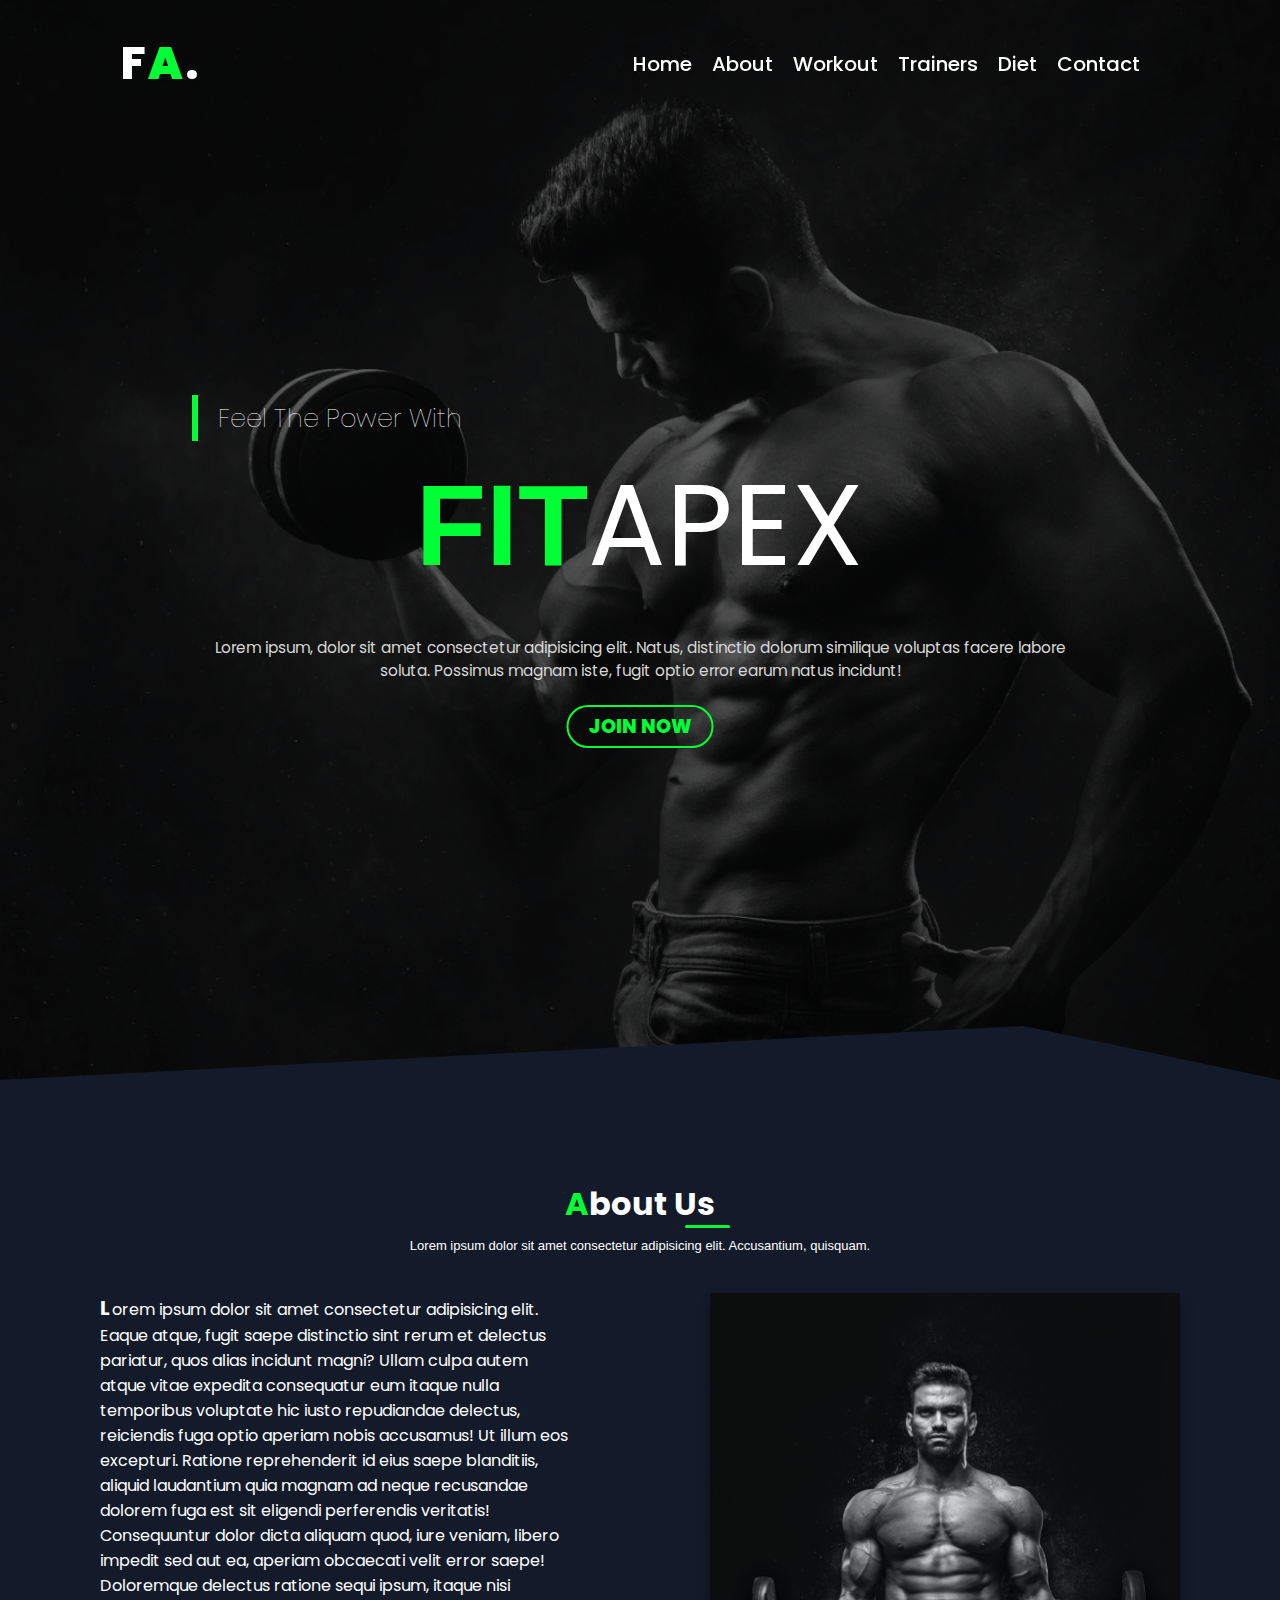
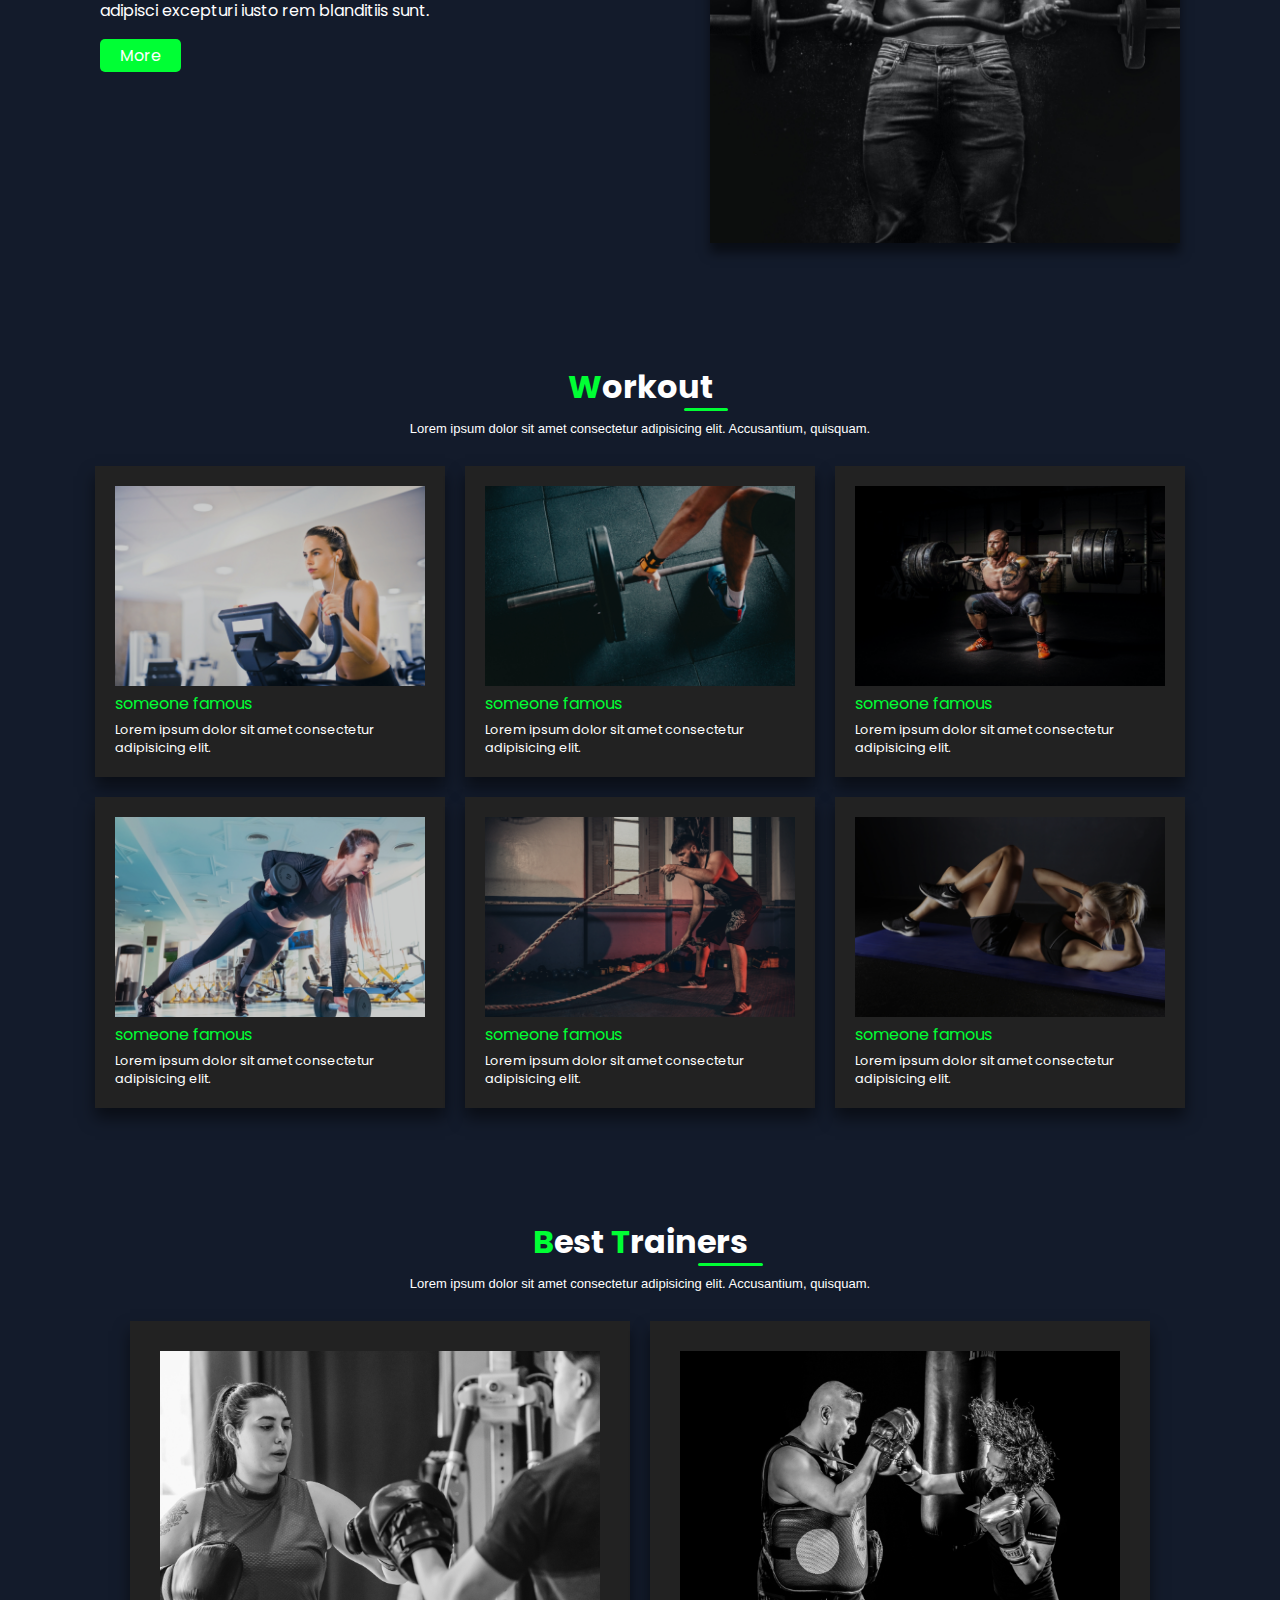
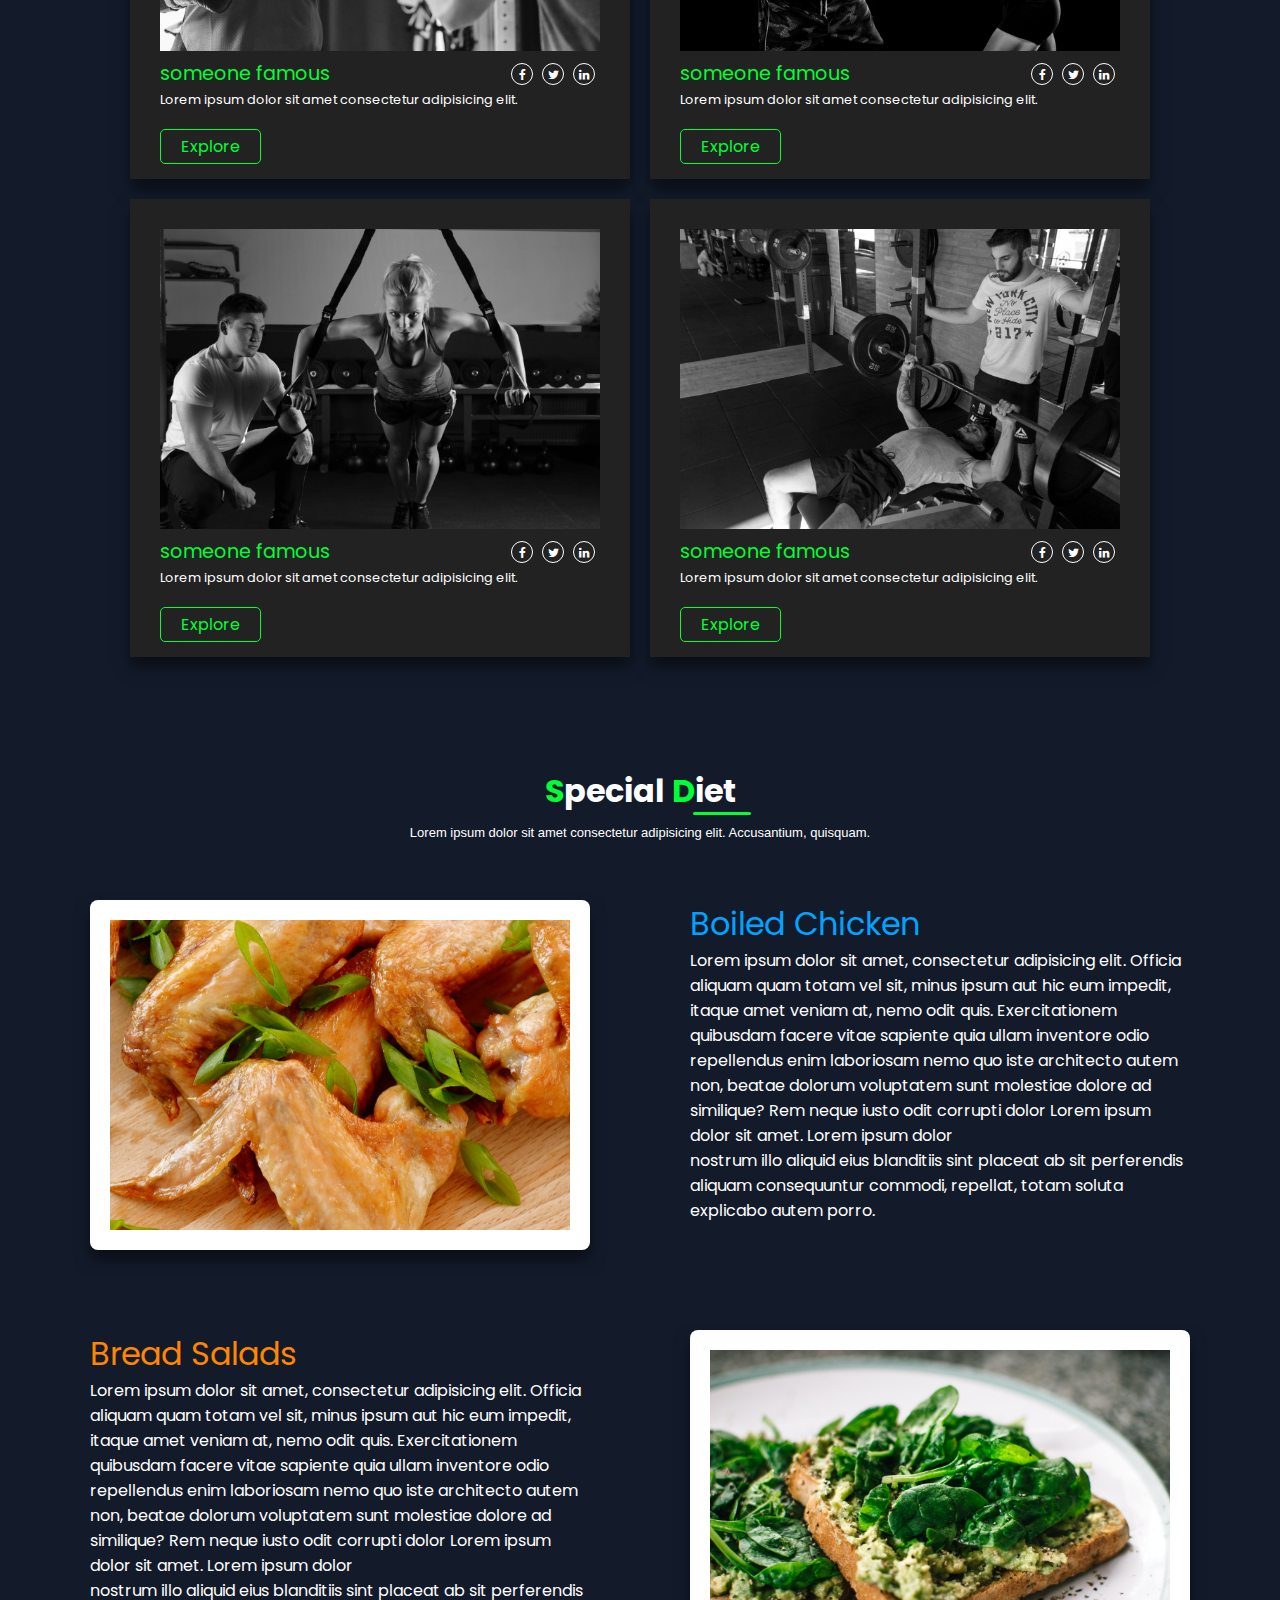
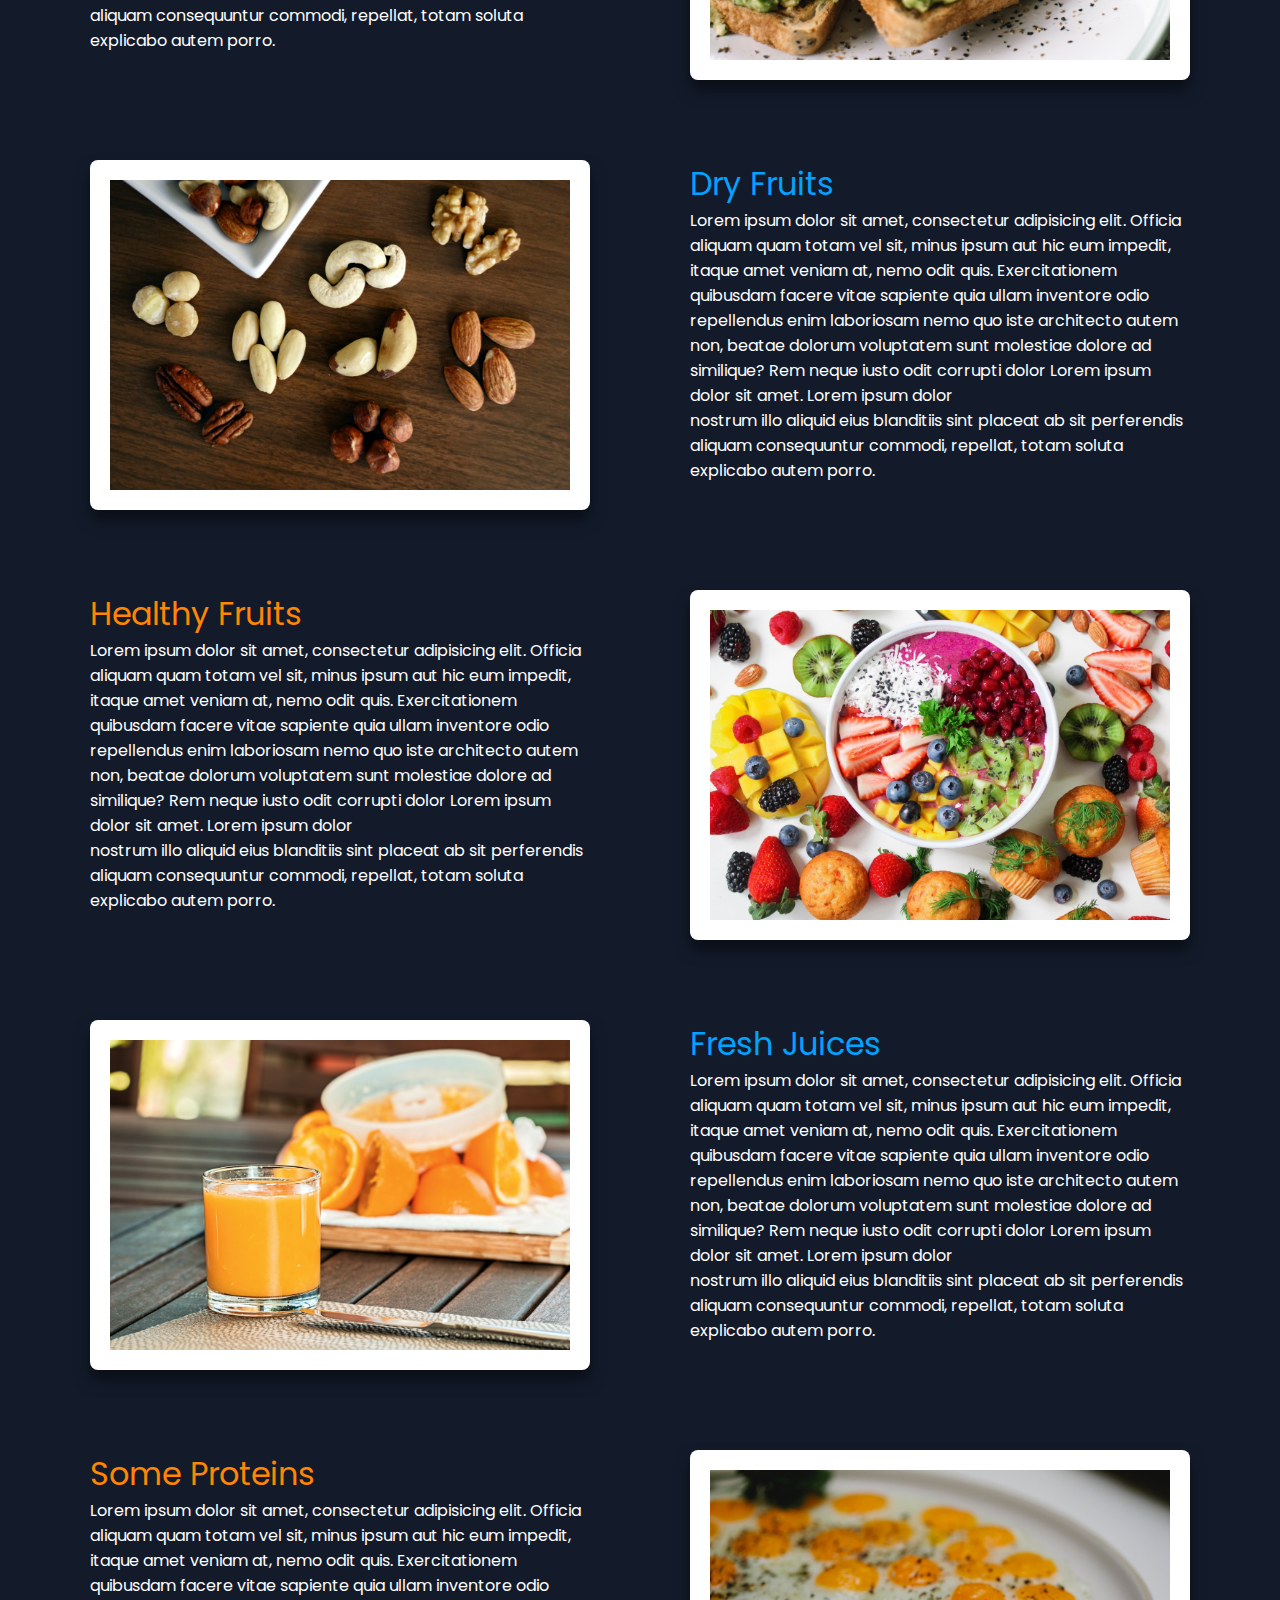
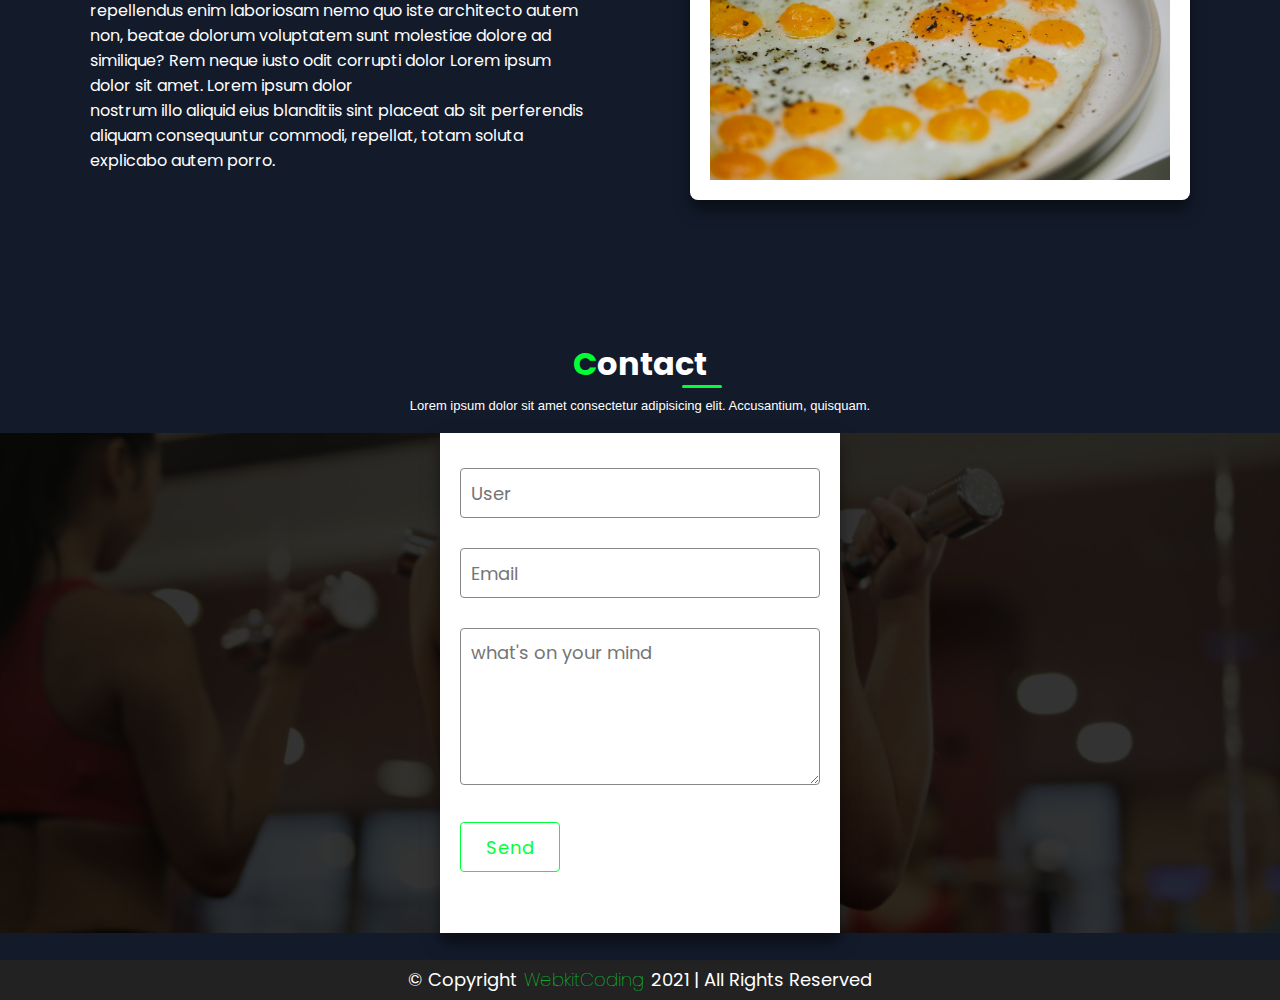
<file: index.html>
<!DOCTYPE html>
<html lang="en">
<head>
    <meta charset="UTF-8">
    <meta http-equiv="X-UA-Compatible" content="IE=edge">
    <meta name="viewport" content="width=device-width, initial-scale=1.0">
    <link rel="stylesheet" type="text/css" href="style.css">
    <link rel="stylesheet" href="https://cdnjs.cloudflare.com/ajax/libs/font-awesome/4.7.0/css/font-awesome.css"/>
    <title>Gym Website</title>
</head>
<body>
    <!--------------------------------navigation bar-------------------------------->

    <div class="navbar">
        <a href="#" class="logo">F<B>A</B>.</a>
        <ol>
            <li><a href="#home">home</a></li>
            <li><a href="#about">about</a></li>
            <li><a href="#workout">workout</a></li>
            <li><a href="#trainers">trainers</a></li>
            <li><a href="#diet">diet</a></li>
            <li><a href="#contact">contact</a></li>
        </ol>
    </div>
    <!-----------------------------Home section--------------------------------------->

    <section id="home" class="home view">
        <div class="highlights">
            <h3>feel the power with</h3>
            <h1><b>FIT</b>APEX</h1><br>
            <p class="tagline">
                Lorem ipsum, dolor sit amet consectetur adipisicing elit. Natus, distinctio dolorum similique voluptas facere labore soluta. Possimus magnam iste, fugit optio error earum natus incidunt!
            </p>
            <button class="join">join now</button>
        </div>
        <div class="banner"></div>
    </section>

    <!-----------------------------------About section---------------------------------->
    <section id="about" class="about view">
        <div class="main">
            <h2><span>A</span>bout Us</h2>
            <h6>Lorem ipsum dolor sit amet consectetur adipisicing elit. Accusantium, quisquam.</h6>
        </div>
        <div class="content">
            <div class="cols">
                <p><b>L</b>orem ipsum dolor sit amet consectetur adipisicing elit. Eaque atque, fugit saepe distinctio sint rerum et delectus pariatur, quos alias incidunt magni? Ullam culpa autem atque vitae expedita consequatur eum itaque nulla temporibus voluptate hic iusto repudiandae delectus, reiciendis fuga optio aperiam nobis accusamus! Ut illum eos excepturi. Ratione reprehenderit id eius saepe blanditiis, aliquid laudantium quia magnam ad neque recusandae dolorem fuga est sit eligendi perferendis veritatis! Consequuntur dolor dicta aliquam quod, iure veniam, libero impedit sed aut ea, aperiam obcaecati velit error saepe! Doloremque delectus ratione sequi ipsum, itaque nisi adipisci excepturi iusto rem blanditiis sunt.</p>
                <a href="#">more</a>
            </div>
            <div class="cols">
                <div class="box">
                    <img src="About.jpg" alt="">
                </div>
            </div>
        </div>
    </section>


    <!------------------------Workout section------------------>

    <section id="workout" class="workout view">
        <div class="main">
            <h2><span>W</span>orkout</h2>
            <h6>Lorem ipsum dolor sit amet consectetur adipisicing elit. Accusantium, quisquam.</h6>
        </div>

        <div class="content">
            <div class="frame">
                <div class="box">
                    <img src="workout1.jpg" alt="">
                </div>
                <div class="title">someone famous</div>
                <p>Lorem ipsum dolor sit amet consectetur adipisicing elit.</p>
            </div>

            <div class="frame">
                <div class="box">
                    <img src="workout2.jpg" alt="">
                </div>
                <div class="title">someone famous</div>
                <p>Lorem ipsum dolor sit amet consectetur adipisicing elit.</p>
            </div>

            <div class="frame">
                <div class="box">
                    <img src="workout3.jpg" alt="">
                </div>
                <div class="title">someone famous</div>
                <p>Lorem ipsum dolor sit amet consectetur adipisicing elit.</p>
            </div>

            <div class="frame">
                <div class="box">
                    <img src="workout4.jpg" alt="">
                </div>
                <div class="title">someone famous</div>
                <p>Lorem ipsum dolor sit amet consectetur adipisicing elit.</p>
            </div>

            <div class="frame">
                <div class="box">
                    <img src="workout5.jpg" alt="">
                </div>
                <div class="title">someone famous</div>
                <p>Lorem ipsum dolor sit amet consectetur adipisicing elit.</p>
            </div>

            <div class="frame">
                <div class="box">
                    <img src="workout6.jpg" alt="">
                </div>
                <div class="title">someone famous</div>
                <p>Lorem ipsum dolor sit amet consectetur adipisicing elit.</p>
            </div>
        </div>
    </section>

    <!---------------------------------Trainers section-------------------------->
    <section id="trainers" class="trainers view">
        <div class="main">
            <h2><span>B</span>est<span> T</span>rainers</h2>
            <h6>Lorem ipsum dolor sit amet consectetur adipisicing elit. Accusantium, quisquam.</h6>
        </div>   

        <div class="content">
            <div class="frame">
                <div class="box">
                    <img src="trainer1.jpg" alt="">
                </div>
                <div class="headline">
                    <div class="title">someone famous</div>
                    <div class="icons">
                        <i class="fa fa-facebook"></i>
                        <i class="fa fa-twitter"></i>
                        <i class="fa fa-linkedin"></i>
                    </div>
                </div>
                <p>Lorem ipsum dolor sit amet consectetur adipisicing elit.</p>
                <a href="#">Explore</a>
            </div> 

            <div class="frame">
                <div class="box">
                    <img src="trainer2.jpg" alt="">
                </div>
                <div class="headline">
                    <div class="title">someone famous</div>
                    <div class="icons">
                        <i class="fa fa-facebook"></i>
                        <i class="fa fa-twitter"></i>
                        <i class="fa fa-linkedin"></i>
                    </div>
                </div>
                <p>Lorem ipsum dolor sit amet consectetur adipisicing elit.</p>
                <a href="#">Explore</a>
            </div> 

            <div class="frame">
                <div class="box">
                    <img src="trainer3.jpg" alt="">
                </div>
                <div class="headline">
                    <div class="title">someone famous</div>
                    <div class="icons">
                        <i class="fa fa-facebook"></i>
                        <i class="fa fa-twitter"></i>
                        <i class="fa fa-linkedin"></i>
                    </div>
                </div>
                <p>Lorem ipsum dolor sit amet consectetur adipisicing elit.</p>
                <a href="#">Explore</a>
            </div> 

            <div class="frame">
                <div class="box">
                    <img src="trainer4.jpg" alt="">
                </div>
                <div class="headline">
                    <div class="title">someone famous</div>
                    <div class="icons">
                        <i class="fa fa-facebook"></i>
                        <i class="fa fa-twitter"></i>
                        <i class="fa fa-linkedin"></i>
                    </div>
                </div>
                <p>Lorem ipsum dolor sit amet consectetur adipisicing elit.</p>
                <a href="#">Explore</a>
            </div> 
        </div>
    </section>


    <!-------------------------------Diet section------------------------>
    <section id="diet" class="diet view">
        <div class="main">
            <h2><span>S</span>pecial<span> D</span>iet</h2>
            <h6>Lorem ipsum dolor sit amet consectetur adipisicing elit. Accusantium, quisquam.</h6>
        </div> 
        <div class="content">
            <div class="row">
                <div class="cols a">
                    <div class="heading">boiled chicken</div>
                    <p>Lorem ipsum dolor sit amet, consectetur adipisicing elit. Officia aliquam quam totam vel sit, minus ipsum aut hic eum impedit, itaque amet veniam at, nemo odit quis. Exercitationem quibusdam facere vitae sapiente quia ullam inventore odio repellendus enim laboriosam nemo quo iste architecto autem non, beatae dolorum voluptatem sunt molestiae dolore ad similique? Rem neque iusto odit corrupti dolor Lorem ipsum dolor sit amet. Lorem ipsum dolor<br> nostrum illo aliquid eius blanditiis sint placeat ab sit perferendis aliquam consequuntur commodi, repellat, totam soluta explicabo autem porro.</p>
                </div>
                <div class="cols b">
                    <div class="boxes">
                        <img src="diet1.jpg" alt="">
                    </div>
                </div>
            </div>

            <div class="row">
                <div class="cols a">
                    <div class="heading">bread salads</div>
                    <p>Lorem ipsum dolor sit amet, consectetur adipisicing elit. Officia aliquam quam totam vel sit, minus ipsum aut hic eum impedit, itaque amet veniam at, nemo odit quis. Exercitationem quibusdam facere vitae sapiente quia ullam inventore odio repellendus enim laboriosam nemo quo iste architecto autem non, beatae dolorum voluptatem sunt molestiae dolore ad similique? Rem neque iusto odit corrupti dolor Lorem ipsum dolor sit amet. Lorem ipsum dolor<br> nostrum illo aliquid eius blanditiis sint placeat ab sit perferendis aliquam consequuntur commodi, repellat, totam soluta explicabo autem porro.</p>
                </div>
                <div class="cols b">
                    <div class="boxes">
                        <img src="diet2.jpg" alt="">
                    </div>
                </div>
            </div>

            <div class="row">
                <div class="cols a">
                    <div class="heading">dry fruits</div>
                    <p>Lorem ipsum dolor sit amet, consectetur adipisicing elit. Officia aliquam quam totam vel sit, minus ipsum aut hic eum impedit, itaque amet veniam at, nemo odit quis. Exercitationem quibusdam facere vitae sapiente quia ullam inventore odio repellendus enim laboriosam nemo quo iste architecto autem non, beatae dolorum voluptatem sunt molestiae dolore ad similique? Rem neque iusto odit corrupti dolor Lorem ipsum dolor sit amet. Lorem ipsum dolor<br> nostrum illo aliquid eius blanditiis sint placeat ab sit perferendis aliquam consequuntur commodi, repellat, totam soluta explicabo autem porro.</p>
                </div>
                <div class="cols b">
                    <div class="boxes">
                        <img src="diet3.jpg" alt="">
                    </div>
                </div>
            </div>

            <div class="row">
                <div class="cols a">
                    <div class="heading">healthy fruits</div>
                    <p>Lorem ipsum dolor sit amet, consectetur adipisicing elit. Officia aliquam quam totam vel sit, minus ipsum aut hic eum impedit, itaque amet veniam at, nemo odit quis. Exercitationem quibusdam facere vitae sapiente quia ullam inventore odio repellendus enim laboriosam nemo quo iste architecto autem non, beatae dolorum voluptatem sunt molestiae dolore ad similique? Rem neque iusto odit corrupti dolor Lorem ipsum dolor sit amet. Lorem ipsum dolor<br> nostrum illo aliquid eius blanditiis sint placeat ab sit perferendis aliquam consequuntur commodi, repellat, totam soluta explicabo autem porro.</p>
                </div>
                <div class="cols b">
                    <div class="boxes">
                        <img src="diet4.jpg" alt="">
                    </div>
                </div>
            </div>

            <div class="row">
                <div class="cols a">
                    <div class="heading">fresh juices</div>
                    <p>Lorem ipsum dolor sit amet, consectetur adipisicing elit. Officia aliquam quam totam vel sit, minus ipsum aut hic eum impedit, itaque amet veniam at, nemo odit quis. Exercitationem quibusdam facere vitae sapiente quia ullam inventore odio repellendus enim laboriosam nemo quo iste architecto autem non, beatae dolorum voluptatem sunt molestiae dolore ad similique? Rem neque iusto odit corrupti dolor Lorem ipsum dolor sit amet. Lorem ipsum dolor<br> nostrum illo aliquid eius blanditiis sint placeat ab sit perferendis aliquam consequuntur commodi, repellat, totam soluta explicabo autem porro.</p>
                </div>
                <div class="cols b">
                    <div class="boxes">
                        <img src="diet5.jpg" alt="">
                    </div>
                </div>
            </div>

            <div class="row">
                <div class="cols a">
                    <div class="heading">some proteins</div>
                    <p>Lorem ipsum dolor sit amet, consectetur adipisicing elit. Officia aliquam quam totam vel sit, minus ipsum aut hic eum impedit, itaque amet veniam at, nemo odit quis. Exercitationem quibusdam facere vitae sapiente quia ullam inventore odio repellendus enim laboriosam nemo quo iste architecto autem non, beatae dolorum voluptatem sunt molestiae dolore ad similique? Rem neque iusto odit corrupti dolor Lorem ipsum dolor sit amet. Lorem ipsum dolor<br> nostrum illo aliquid eius blanditiis sint placeat ab sit perferendis aliquam consequuntur commodi, repellat, totam soluta explicabo autem porro.</p>
                </div>
                <div class="cols b">
                    <div class="boxes">
                        <img src="diet6.jpg" alt="">
                    </div>
                </div>
            </div>
        </div>
    </section>


    <!--------------------------Contact section----------------------->
    <section id="contact" class="contact view">
        <div class="main">
            <h2><span>C</span>ontact</h2>
            <h6>Lorem ipsum dolor sit amet consectetur adipisicing elit. Accusantium, quisquam.</h6>
        </div> 

        <div class="content">
            <form>
                <input type="text" placeholder="User">
                <input type="email" placeholder="Email">
                <textarea rows="5" placeholder="what's on your mind"></textarea>
                <br>
                <input type="submit" value="Send" class="btn">
            </form>
            <div class="bgimg"></div>
        </div>
    </section>


    <!------------------------------copyright----------------------------->

    <section class="copyright">
        &copy; copyright <a href="#">WebkitCoding</a> 2021 | All Rights Reserved
    </section>

    <!-----------------------------javascript code here------------------------->
    <script>
        window.addEventListener('scroll', function(){
            const navbar = document.querySelector('.navbar');
            navbar.classList.toggle("sticky", window.scrollY > 50);
        });
        
    </script>
</body>
</html>
</file>
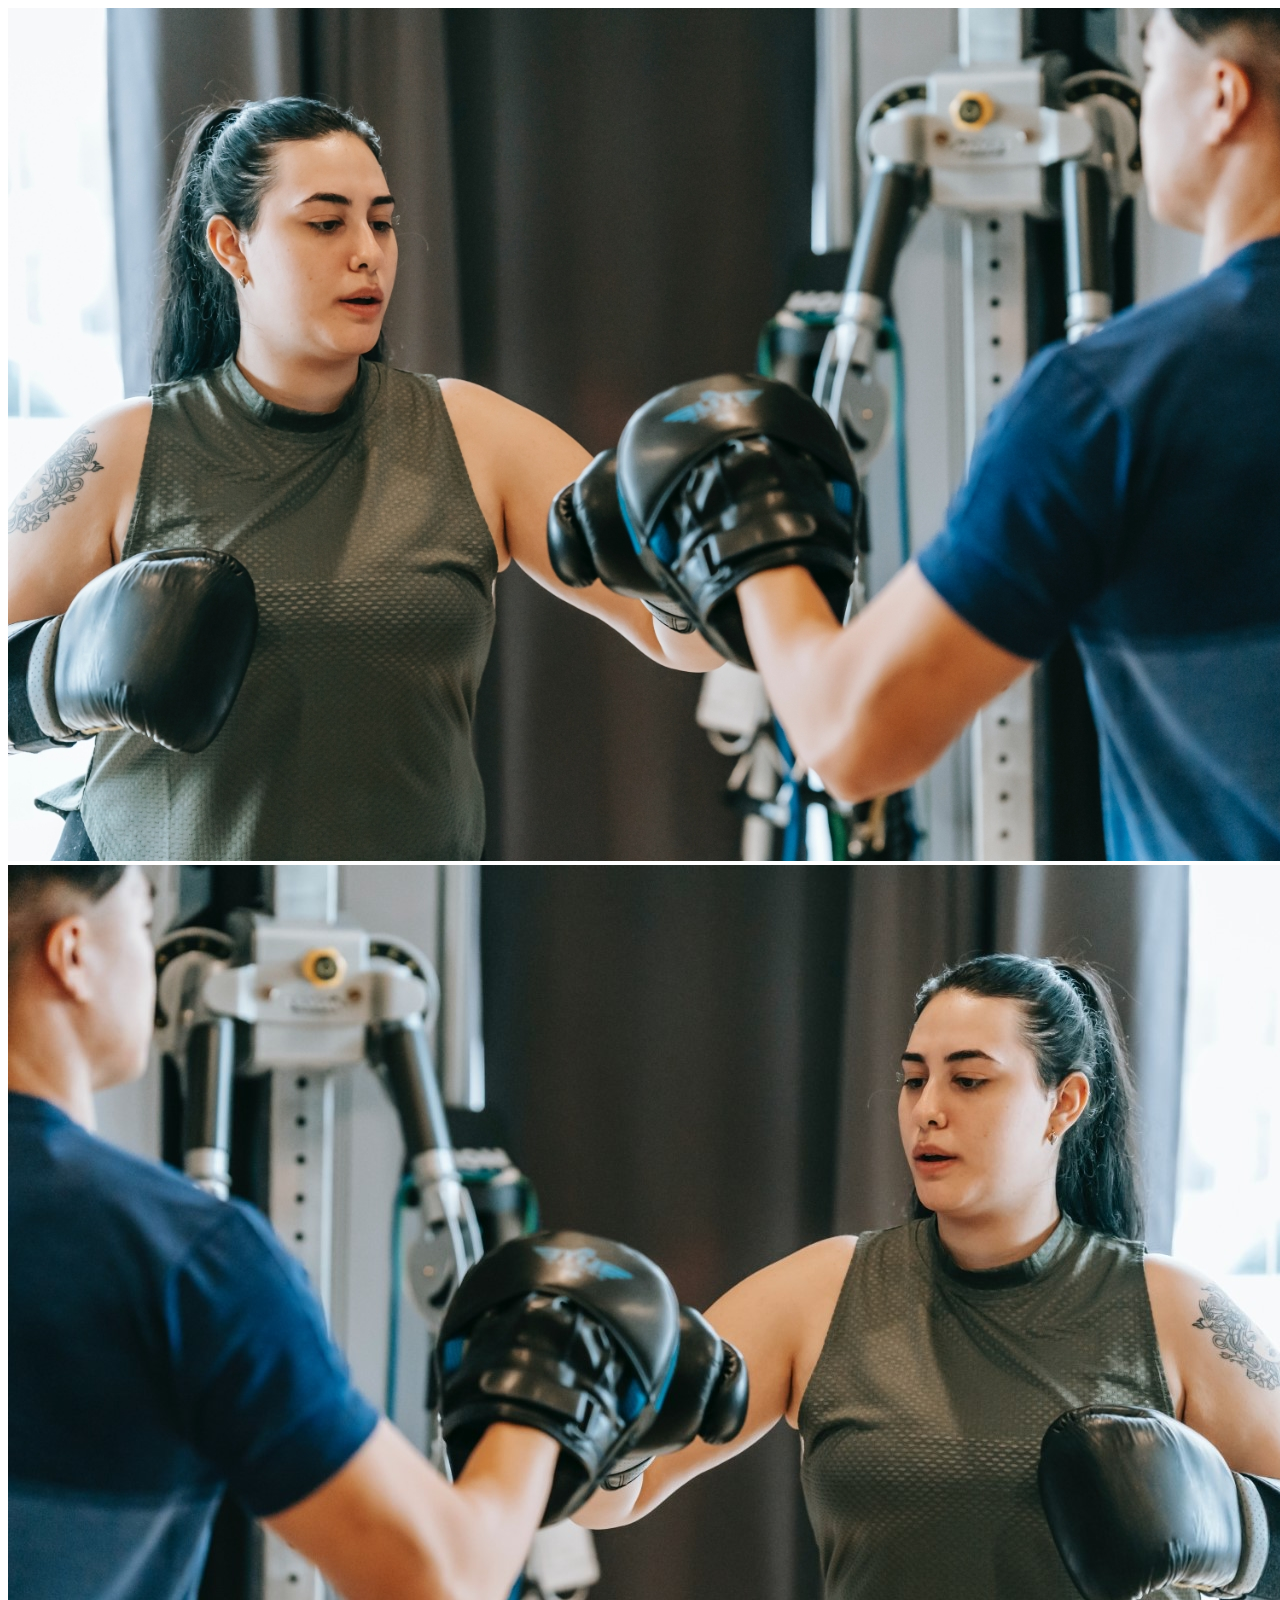
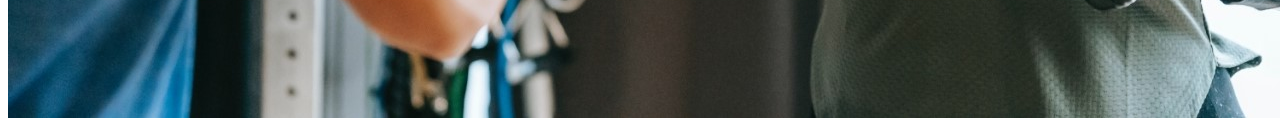
<file: test.html>
<!DOCTYPE html>
<html lang="en">
<head>
    <meta charset="UTF-8">
    <meta http-equiv="X-UA-Compatible" content="IE=edge">
    <meta name="viewport" content="width=device-width, initial-scale=1.0">
    <title>Document</title>


    <style>
        #1{
            height: 50px;
            width: 50px;
        }
        #2{
            height: 50px;
            width: 50px;
            margin-top: -150px;
            margin-left: 100px;
        }
    </style>
</head>
<body>

    <img src="trainer1.jpg" alt="" id="1">
<img src="trainer5.jpg" alt="" id="2">

</body>
</html>
</file>
<file: style.css>
@import url('https://fonts.googleapis.com/css2?family=Poppins:wght@500&display=swap');

*{
    margin: 0%;
    padding: 0%;
    font-family: 'poppins',sans-serif;
    box-sizing: border-box;
    outline: none;
    color: #fff;
    scroll-behavior: smooth;
}
:root{
    --prime: #00ff34;
}
body{
    background-color: #131b2b;
}
/* --------------------style navbar-------------------------- */
.navbar{
    width: 100%;
    display: flex;
    position: fixed;
    padding: 30px 120px;
    background-color: transparent;
    justify-content: space-between;
    z-index: 1111;
    transition: 0.5s ease;
}
.navbar .sticky{
    padding: 6px 60px;
    background: #0c1518;
    box-shadow: 0 0 15px rgba(0, 0, 0, 0.3);
}
.navbar .sticky .logo{
    font-size: 2em;
    color: var(--prime);
}
.navbar .sticky .logo B{
    color: #fff;
}
.logo{
    font-size: 2.8em;
    font-weight: 800;
    letter-spacing: 2px;
    text-transform: uppercase;
    text-decoration: none;
}
.logo B{
    color: var(--prime);
}
ol{
    display: flex;
    margin: auto 0;
}
ol li{
    list-style: none;
    margin-right: 20px;
}
ol li a{
    font-size: 20px;
    font-weight: 500;
    text-decoration: none;
    text-transform: capitalize;
}
ol li:hover a{
    color: var(--prime);
}
/* ------------common size for all section------------ */
.view{
    width: 100%;
    min-height: 80vh;
    position: relative;
}

/* ---------------style home section------------------- */
.home{
    display: flex;
    min-height: 120vh;
    align-items: center;
    justify-content: center;
    clip-path: polygon(0 0,100% 0,100% 100%,80% 95%,0 100%);
}
.banner{
    height: 100%;
    width: 100%;
    position: absolute;
    background: url(banner.jpg);
    background-size: cover;
    background-position: center;
    filter: brightness(40%);
}
.highlights{
    width: 70%;
    position: relative;
    display: inline-block;
    z-index: 11;
}
.highlights h3{
    display: inline;
    font-size: 2vw;
    padding: 5px 20px;
    font-weight: lighter;
    text-transform: capitalize;
    border-left: 6px solid var(--prime);
}
.highlights h1{
    font-size: 9vw;
    text-align: center;
    font-weight: normal;
}
.highlights b{
    color: var(--prime);
    font-weight: 800;
    font-family: sans-serif;
}
.highlights .tagline{
    color: #d7d7d7;
    font-size: 1.2vw;
    text-align: center;
    font-weight: normal;
}
.highlights .join{
    position: absolute;
    left: 50%;
    transform: translateX(-50%);
    font-weight: 800;
    padding: 5px 20px;
    font-size: 1.5vw;
    margin-top: 1.2em;
    color: var(--prime);
    border: 2px solid var(--prime);
    border-radius: 50px;
    background: transparent;
    text-transform: uppercase;
    transition: 0.3s ease;
}
.highlights .join:hover{
    color: #fff;
    cursor: pointer;
    letter-spacing: 1.5px;
    background: var(--prime);
}
/* ---------------common styles for all section--------------- */
.main{
    width: 100%;
    text-align: center;
    padding-bottom: 20px;
}
.main h2{
    font-size: 2.5vw;
    position: relative;
    text-align: center;
    padding-top: 100px;
    display: inline-block;
}
span{
    color: var(--prime);
}
.main h2:before{
    position: absolute;
    content: '';
    background: var(--prime);
    height: 3px;
    width: 30%;
    right: -15px;
    bottom: 0;
    border-radius: 50px;
}
.main h6{
    margin-top: 10px;
    font-size: 13px;
    font-family: sans-serif;
    font-weight: lighter;
}
.content{
    position: relative;
    display: flex;
    width: 100%;
    padding: 0 30px;
    justify-content: center;
}

/* ------------------style about section---------------- */
.about .content .cols{
    position: relative;
    width: 100%;
    height: 100%;
    padding: 20px 70px;
}
.about .content .cols p b{
    font-size: 20px;
    margin-right: 2px;
}
.about .content .cols a{
    position: relative;
    top: 20px;
    color: #fff;
    background: var(--prime);
    padding: 5px 20px;
    border-radius: 5px;
    text-decoration: none;
    text-transform: capitalize;
}
.about .content .cols a:hover{
    color: #000;
    background: #fff;
}
.about .content .cols .box{
    position: relative;
    height: 550px;
    box-shadow: 0 10px 10px rgba(0, 0, 0, 0.5);
}
.about .content .cols .box img{
    position: relative;
    top: 0;
    left: 0;
    height: 100%;
    width: 100%;
    object-fit: cover;
}
/* ------------------style workout section-------------- */
.workout .content{
    flex-wrap: wrap;
}
.workout .content .frame{
    position: relative;
    width: 350px;
    padding: 20px;
    margin: 10px;
    background: #222;
    box-shadow: 0 10px 15px rgba(0, 0, 0, 0.5);
}
.workout .content .frame .box{
    position: relative;
    height: 200px;
    width: 100%;
    overflow: hidden;
}
.workout .content .frame .box img{
    position: absolute;
    height: 100%;
    width: 100%;
    object-fit: cover;
    filter: brightness(80%);
    transition: 0.2s ease-in;
}
.workout .content .frame .box:hover img{
    filter: brightness(100%);
    transform: scale(1.08);
}
.workout .content .frame .title{
    color: var(--prime);
    padding: 5px 0;
}
.workout .content .frame p{
    font-size: 0.8em;
}
/* ----------------------style trainers section------------ */
.trainers .content{
    flex-wrap: wrap;
}
.trainers .content .frame{
    position: relative;
    width: 500px;
    padding: 30px 30px 40px 30px;
    box-shadow: 0 10px 15px rgba(0, 0, 0, 0.5);
    margin: 10px;
    background: #222;
}
.trainers .content .frame .box{
    position: relative;
    height: 300px;
    width: 100%;
    overflow: hidden;
}
.trainers .content .frame .box img{
    position: absolute;
    height: 100%;
    width: 100%;
    filter: grayscale(1);
    object-fit: cover;
    transition: 0.2s ease-in;
}
.trainers .content .frame .box:hover img{
    filter: grayscale(0);
    transform: scale(1.08);
}
.trainers .content .frame .headline{
    display: flex;
    justify-content: space-between;
    align-items: center;
    margin: 8px 0;
}
.trainers .content .frame .headline i{
    height: 22px;
    width: 22px;
    border: 1.5px solid #fff;
    border-radius: 50%;
    text-align: center;
    font-size: 12px;
    margin-right: 5px;
    cursor: pointer;
    line-height: 22px;
}
.trainers .content .frame .headline i:hover{
    border: 1.5px solid var(--prime);
    background: var(--prime); 
}
.trainers .content .frame .headline .title{
    color: var(--prime);
    font-size: 1.2em;
}
.trainers .content .frame p{
    font-size: 0.8em;
    position: relative;
    bottom: 5px;
}
.trainers .content .frame a{
    top: 20px;
    color: var(--prime);
    background: transparent;
    padding: 5px 20px;
    border: 1.5px solid var(--prime);
    border-radius: 5px;
    text-decoration: none;
    position: relative;
    text-transform: capitalize;
    transition: 0.2s ease;
}
.trainers .content .frame a:hover{
    color: #fff;
    background: var(--prime);
}
/* ----------------------style diet section-------------- */
.diet .content{
    flex-direction: column;
}
.diet .content .row{
    display: flex;
    position: relative;
    width: 100%;
    padding: 20px 0;
    justify-content: center;
}
.diet .content .row:nth-child(odd) .a{
    order: 2;
}
.diet .content .row .cols{
    position: relative;
    width: 600px;
    padding: 20px 50px;
}
.diet .content .row .cols .heading{
    font-size: 2em;
    color: #ff8502;
    text-transform: capitalize;
}
.diet .content .row:nth-child(odd) .cols .heading{
    color: #02a3ff;
}
.diet .content .row .cols .boxes{
    position: relative;
    width: 100%;
    height: 350px;
    padding: 20px;
    border-radius: 8px;
    background: #fff;
    box-shadow: 0 10px 15px rgba(0, 0, 0, 0.5);
} 
.diet .content .row .cols .boxes img{
    height: 100%;
    width: 100%;
    object-fit: cover;
}
/* --------------------style contact section-------------- */
.contact .content{
    min-width: 100vh;
}
.contact .content form{
    margin: auto 0;
    width: 400px;
    height: 500px;
    padding: 20px;
    background: #fff;
    box-shadow: 0 10px 15px rgba(0, 0, 0, 0.5);
    z-index: 1;
}
.contact .content form input{
    color: #222;
    width: 100%;
    height: 50px;
    padding: 0 10px;
    font-size: 18px;
    border: 1px solid #878787;
    border-radius: 4px;
    margin: 15px 0;
    background: transparent;
}
.contact .content form textarea{
    width: 100%;
    padding: 10px;
    color: #222;
    font-size: 18px;
    border: 1px solid #878787;
    border-radius: 4px;
    margin: 15px 0;
    background: transparent;
}
.contact .content form input:focus,
.contact .content form textarea:focus{
    border: 2px solid var(--prime);
    transition: 0.1s ease;
}
.contact .content form .btn{
    letter-spacing: 1px;
    width: 100px;
    display: inline-block;
    color: var(--prime);
    border-color: var(--prime);
    cursor: pointer;
    transition: 0.2s ease;
}
.contact .content form .btn:hover{
    background: var(--prime);
    color: #fff;
}
.contact .content .bgimg{
    position: absolute;
    height: 100%;
    width: 100%;
    background: url(bgimg.jpg);
    background-size: cover;
    background-position: center;
    filter: brightness(20%);
}
/* --------------style copyright area---------- */
.copyright{
    text-transform: capitalize;
    height: 40px;
    width: 100%;
    line-height: 40px;
    background: #222;
    text-align: center;
    font-size: 18px;
}
.copyright a{
    color: var(--prime);
    text-decoration: none;
    margin: 0 2px;
    font-weight: lighter;
}
</file>
